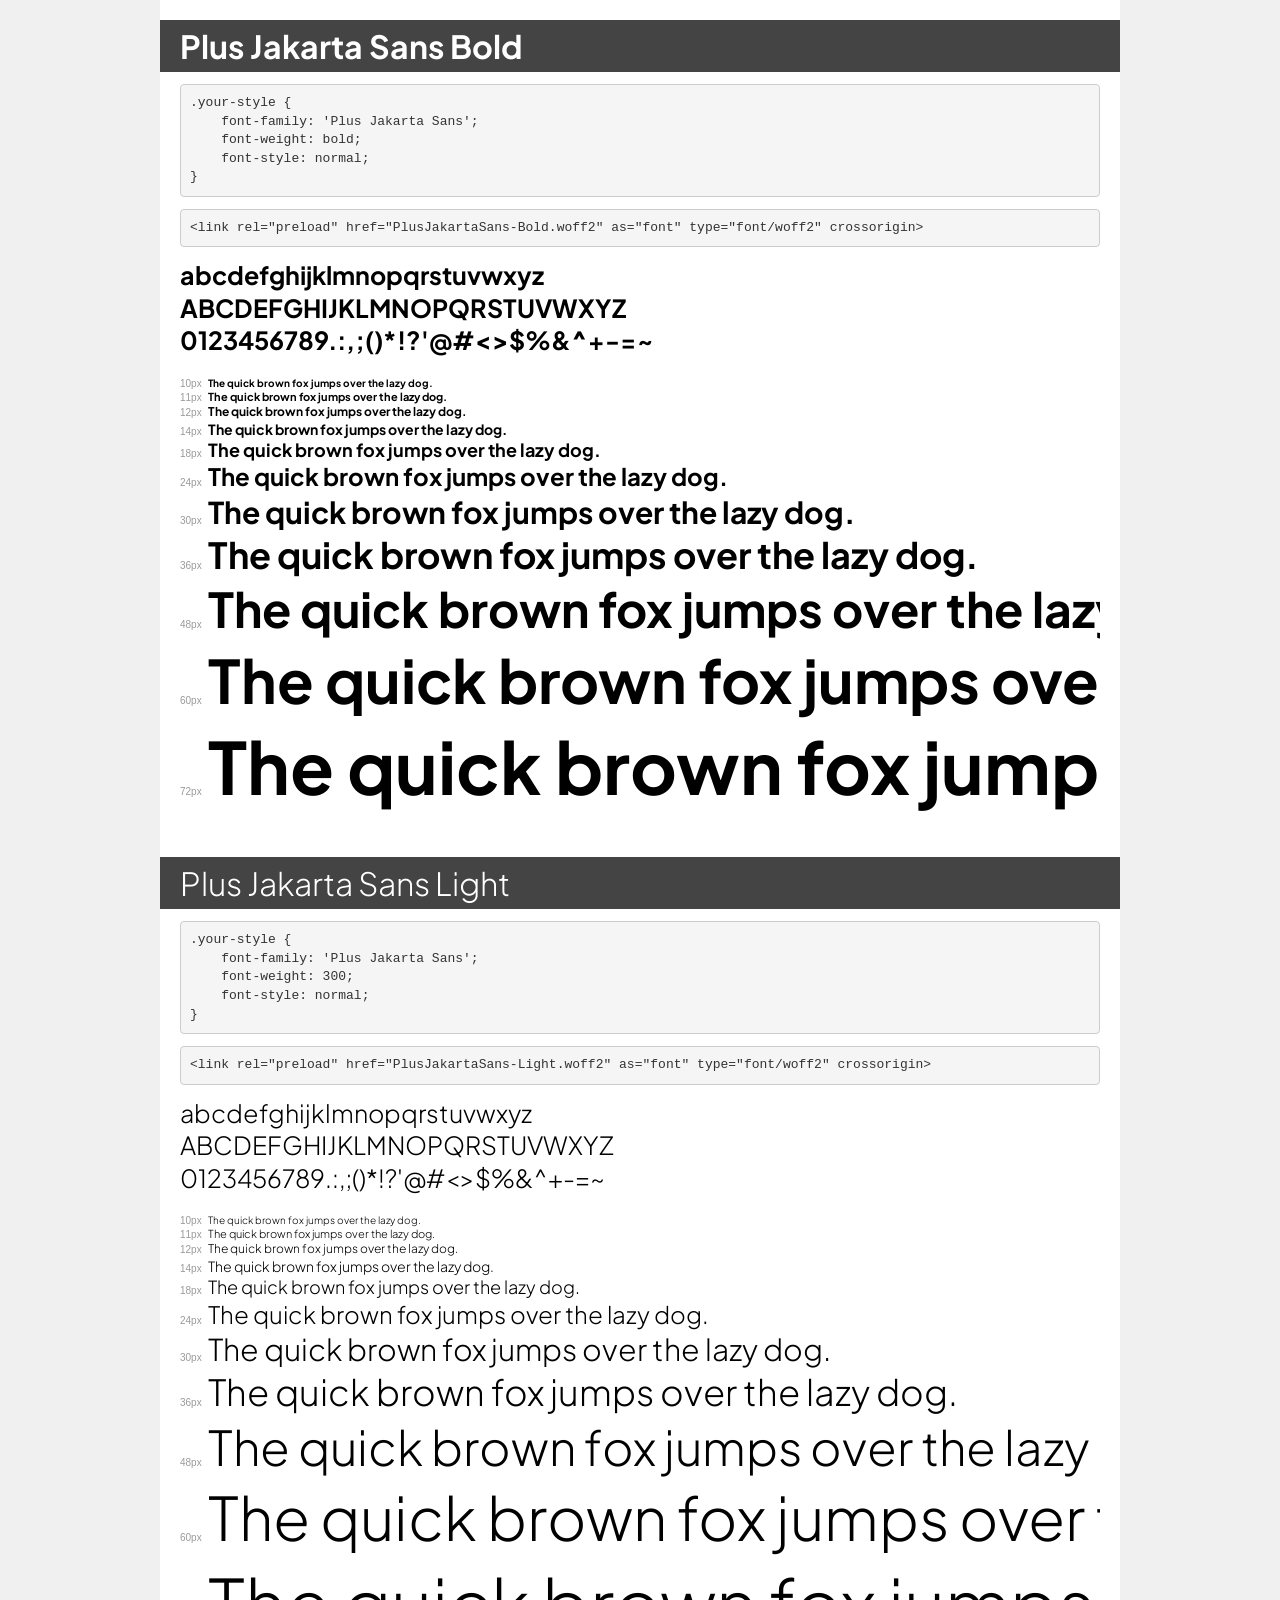
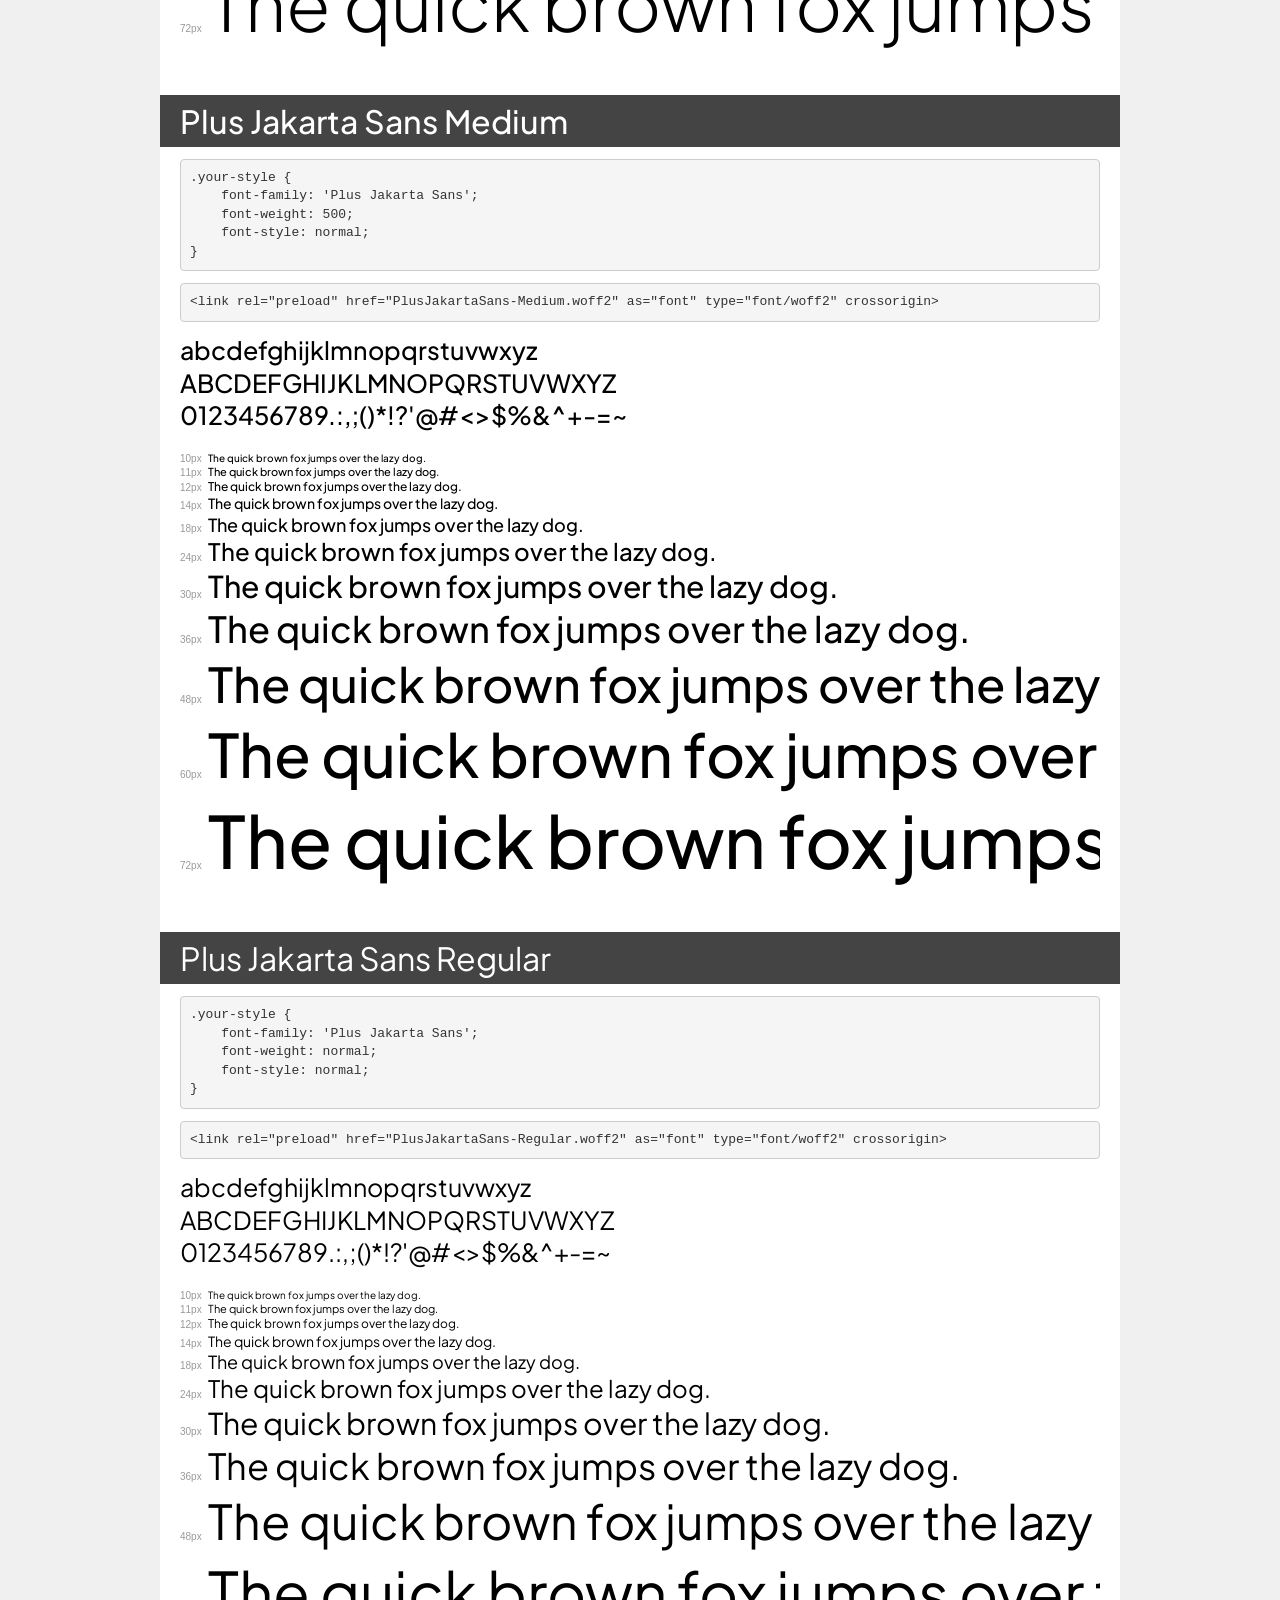
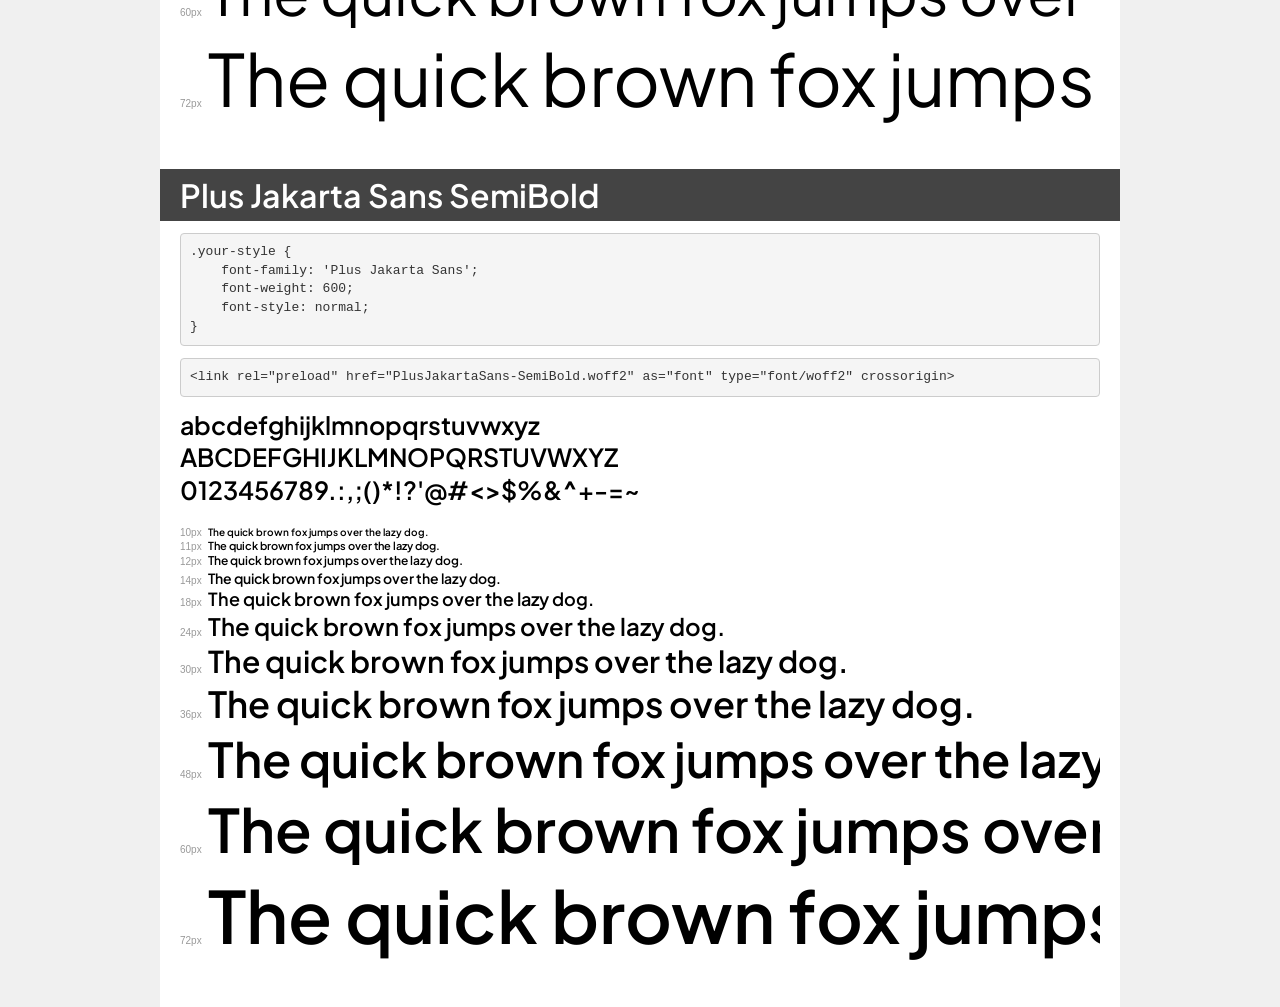
<file: fonts/demo.html>
<!DOCTYPE html>
<html lang="en">
<head>
    <meta charset="utf-8">
    <meta http-equiv="X-UA-Compatible" content="IE=edge">
    <meta name="viewport" content="width=device-width, initial-scale=1">
    <meta name="robots" content="noindex, noarchive">
    <meta name="format-detection" content="telephone=no">
    <title>Transfonter demo</title>
    <link href="stylesheet.css" rel="stylesheet">
    <style>
        /*
        http://meyerweb.com/eric/tools/css/reset/
        v2.0 | 20110126
        License: none (public domain)
        */
        html, body, div, span, applet, object, iframe,
        h1, h2, h3, h4, h5, h6, p, blockquote, pre,
        a, abbr, acronym, address, big, cite, code,
        del, dfn, em, img, ins, kbd, q, s, samp,
        small, strike, strong, sub, sup, tt, var,
        b, u, i, center,
        dl, dt, dd, ol, ul, li,
        fieldset, form, label, legend,
        table, caption, tbody, tfoot, thead, tr, th, td,
        article, aside, canvas, details, embed,
        figure, figcaption, footer, header, hgroup,
        menu, nav, output, ruby, section, summary,
        time, mark, audio, video {
            margin: 0;
            padding: 0;
            border: 0;
            font-size: 100%;
            font: inherit;
            vertical-align: baseline;
        }
        /* HTML5 display-role reset for older browsers */
        article, aside, details, figcaption, figure,
        footer, header, hgroup, menu, nav, section {
            display: block;
        }
        body {
            line-height: 1;
        }
        ol, ul {
            list-style: none;
        }
        blockquote, q {
            quotes: none;
        }
        blockquote:before, blockquote:after,
        q:before, q:after {
            content: '';
            content: none;
        }
        table {
            border-collapse: collapse;
            border-spacing: 0;
        }
        /* demo styles */
        body {
            background: #f0f0f0;
            color: #000;
        }
        .page {
            background: #fff;
            width: 920px;
            margin: 0 auto;
            padding: 20px 20px 0 20px;
            overflow: hidden;
        }
        .font-container {
            overflow-x: auto;
            overflow-y: hidden;
            margin-bottom: 40px;
            line-height: 1.3;
            white-space: nowrap;
            padding-bottom: 5px;
        }
        h1 {
            position: relative;
            background: #444;
            font-size: 32px;
            color: #fff;
            padding: 10px 20px;
            margin: 0 -20px 12px -20px;
        }
        .letters {
            font-size: 25px;
            margin-bottom: 20px;
        }
        .s10:before {
            content: '10px';
        }
        .s11:before {
            content: '11px';
        }
        .s12:before {
            content: '12px';
        }
        .s14:before {
            content: '14px';
        }
        .s18:before {
            content: '18px';
        }
        .s24:before {
            content: '24px';
        }
        .s30:before {
            content: '30px';
        }
        .s36:before {
            content: '36px';
        }
        .s48:before {
            content: '48px';
        }
        .s60:before {
            content: '60px';
        }
        .s72:before {
            content: '72px';
        }
        .s10:before, .s11:before, .s12:before, .s14:before,
        .s18:before, .s24:before, .s30:before, .s36:before,
        .s48:before, .s60:before, .s72:before {
            font-family: Arial, sans-serif;
            font-size: 10px;
            font-weight: normal;
            font-style: normal;
            color: #999;
            padding-right: 6px;
        }
        pre {
            display: block;
            padding: 9px;
            margin: 0 0 12px;
            font-family: Monaco, Menlo, Consolas, "Courier New", monospace;
            font-size: 13px;
            line-height: 1.428571429;
            color: #333;
            font-weight: normal;
            font-style: normal;
            background-color: #f5f5f5;
            border: 1px solid #ccc;
            overflow-x: auto;
            border-radius: 4px;
        }
        /* responsive */
        @media (max-width: 959px) {
            .page {
                width: auto;
                margin: 0;
            }
        }
    </style>
</head>
<body>
<div class="page">
    <div class="demo">
        <h1 style="font-family: 'Plus Jakarta Sans'; font-weight: bold; font-style: normal;">Plus Jakarta Sans Bold</h1>
        <pre title="Usage">.your-style {
    font-family: 'Plus Jakarta Sans';
    font-weight: bold;
    font-style: normal;
}</pre>
        <pre title="Preload (optional)">
&lt;link rel=&quot;preload&quot; href=&quot;PlusJakartaSans-Bold.woff2&quot; as=&quot;font&quot; type=&quot;font/woff2&quot; crossorigin&gt;</pre>
        <div class="font-container" style="font-family: 'Plus Jakarta Sans'; font-weight: bold; font-style: normal;">
            <p class="letters">
                abcdefghijklmnopqrstuvwxyz<br>
ABCDEFGHIJKLMNOPQRSTUVWXYZ<br>
                0123456789.:,;()*!?'@#&lt;&gt;$%&^+-=~
            </p>
            <p class="s10" style="font-size: 10px;">The quick brown fox jumps over the lazy dog.</p>
            <p class="s11" style="font-size: 11px;">The quick brown fox jumps over the lazy dog.</p>
            <p class="s12" style="font-size: 12px;">The quick brown fox jumps over the lazy dog.</p>
            <p class="s14" style="font-size: 14px;">The quick brown fox jumps over the lazy dog.</p>
            <p class="s18" style="font-size: 18px;">The quick brown fox jumps over the lazy dog.</p>
            <p class="s24" style="font-size: 24px;">The quick brown fox jumps over the lazy dog.</p>
            <p class="s30" style="font-size: 30px;">The quick brown fox jumps over the lazy dog.</p>
            <p class="s36" style="font-size: 36px;">The quick brown fox jumps over the lazy dog.</p>
            <p class="s48" style="font-size: 48px;">The quick brown fox jumps over the lazy dog.</p>
            <p class="s60" style="font-size: 60px;">The quick brown fox jumps over the lazy dog.</p>
            <p class="s72" style="font-size: 72px;">The quick brown fox jumps over the lazy dog.</p>
        </div>
    </div>

    <div class="demo">
        <h1 style="font-family: 'Plus Jakarta Sans'; font-weight: 300; font-style: normal;">Plus Jakarta Sans Light</h1>
        <pre title="Usage">.your-style {
    font-family: 'Plus Jakarta Sans';
    font-weight: 300;
    font-style: normal;
}</pre>
        <pre title="Preload (optional)">
&lt;link rel=&quot;preload&quot; href=&quot;PlusJakartaSans-Light.woff2&quot; as=&quot;font&quot; type=&quot;font/woff2&quot; crossorigin&gt;</pre>
        <div class="font-container" style="font-family: 'Plus Jakarta Sans'; font-weight: 300; font-style: normal;">
            <p class="letters">
                abcdefghijklmnopqrstuvwxyz<br>
ABCDEFGHIJKLMNOPQRSTUVWXYZ<br>
                0123456789.:,;()*!?'@#&lt;&gt;$%&^+-=~
            </p>
            <p class="s10" style="font-size: 10px;">The quick brown fox jumps over the lazy dog.</p>
            <p class="s11" style="font-size: 11px;">The quick brown fox jumps over the lazy dog.</p>
            <p class="s12" style="font-size: 12px;">The quick brown fox jumps over the lazy dog.</p>
            <p class="s14" style="font-size: 14px;">The quick brown fox jumps over the lazy dog.</p>
            <p class="s18" style="font-size: 18px;">The quick brown fox jumps over the lazy dog.</p>
            <p class="s24" style="font-size: 24px;">The quick brown fox jumps over the lazy dog.</p>
            <p class="s30" style="font-size: 30px;">The quick brown fox jumps over the lazy dog.</p>
            <p class="s36" style="font-size: 36px;">The quick brown fox jumps over the lazy dog.</p>
            <p class="s48" style="font-size: 48px;">The quick brown fox jumps over the lazy dog.</p>
            <p class="s60" style="font-size: 60px;">The quick brown fox jumps over the lazy dog.</p>
            <p class="s72" style="font-size: 72px;">The quick brown fox jumps over the lazy dog.</p>
        </div>
    </div>

    <div class="demo">
        <h1 style="font-family: 'Plus Jakarta Sans'; font-weight: 500; font-style: normal;">Plus Jakarta Sans Medium</h1>
        <pre title="Usage">.your-style {
    font-family: 'Plus Jakarta Sans';
    font-weight: 500;
    font-style: normal;
}</pre>
        <pre title="Preload (optional)">
&lt;link rel=&quot;preload&quot; href=&quot;PlusJakartaSans-Medium.woff2&quot; as=&quot;font&quot; type=&quot;font/woff2&quot; crossorigin&gt;</pre>
        <div class="font-container" style="font-family: 'Plus Jakarta Sans'; font-weight: 500; font-style: normal;">
            <p class="letters">
                abcdefghijklmnopqrstuvwxyz<br>
ABCDEFGHIJKLMNOPQRSTUVWXYZ<br>
                0123456789.:,;()*!?'@#&lt;&gt;$%&^+-=~
            </p>
            <p class="s10" style="font-size: 10px;">The quick brown fox jumps over the lazy dog.</p>
            <p class="s11" style="font-size: 11px;">The quick brown fox jumps over the lazy dog.</p>
            <p class="s12" style="font-size: 12px;">The quick brown fox jumps over the lazy dog.</p>
            <p class="s14" style="font-size: 14px;">The quick brown fox jumps over the lazy dog.</p>
            <p class="s18" style="font-size: 18px;">The quick brown fox jumps over the lazy dog.</p>
            <p class="s24" style="font-size: 24px;">The quick brown fox jumps over the lazy dog.</p>
            <p class="s30" style="font-size: 30px;">The quick brown fox jumps over the lazy dog.</p>
            <p class="s36" style="font-size: 36px;">The quick brown fox jumps over the lazy dog.</p>
            <p class="s48" style="font-size: 48px;">The quick brown fox jumps over the lazy dog.</p>
            <p class="s60" style="font-size: 60px;">The quick brown fox jumps over the lazy dog.</p>
            <p class="s72" style="font-size: 72px;">The quick brown fox jumps over the lazy dog.</p>
        </div>
    </div>

    <div class="demo">
        <h1 style="font-family: 'Plus Jakarta Sans'; font-weight: normal; font-style: normal;">Plus Jakarta Sans Regular</h1>
        <pre title="Usage">.your-style {
    font-family: 'Plus Jakarta Sans';
    font-weight: normal;
    font-style: normal;
}</pre>
        <pre title="Preload (optional)">
&lt;link rel=&quot;preload&quot; href=&quot;PlusJakartaSans-Regular.woff2&quot; as=&quot;font&quot; type=&quot;font/woff2&quot; crossorigin&gt;</pre>
        <div class="font-container" style="font-family: 'Plus Jakarta Sans'; font-weight: normal; font-style: normal;">
            <p class="letters">
                abcdefghijklmnopqrstuvwxyz<br>
ABCDEFGHIJKLMNOPQRSTUVWXYZ<br>
                0123456789.:,;()*!?'@#&lt;&gt;$%&^+-=~
            </p>
            <p class="s10" style="font-size: 10px;">The quick brown fox jumps over the lazy dog.</p>
            <p class="s11" style="font-size: 11px;">The quick brown fox jumps over the lazy dog.</p>
            <p class="s12" style="font-size: 12px;">The quick brown fox jumps over the lazy dog.</p>
            <p class="s14" style="font-size: 14px;">The quick brown fox jumps over the lazy dog.</p>
            <p class="s18" style="font-size: 18px;">The quick brown fox jumps over the lazy dog.</p>
            <p class="s24" style="font-size: 24px;">The quick brown fox jumps over the lazy dog.</p>
            <p class="s30" style="font-size: 30px;">The quick brown fox jumps over the lazy dog.</p>
            <p class="s36" style="font-size: 36px;">The quick brown fox jumps over the lazy dog.</p>
            <p class="s48" style="font-size: 48px;">The quick brown fox jumps over the lazy dog.</p>
            <p class="s60" style="font-size: 60px;">The quick brown fox jumps over the lazy dog.</p>
            <p class="s72" style="font-size: 72px;">The quick brown fox jumps over the lazy dog.</p>
        </div>
    </div>

    <div class="demo">
        <h1 style="font-family: 'Plus Jakarta Sans'; font-weight: 600; font-style: normal;">Plus Jakarta Sans SemiBold</h1>
        <pre title="Usage">.your-style {
    font-family: 'Plus Jakarta Sans';
    font-weight: 600;
    font-style: normal;
}</pre>
        <pre title="Preload (optional)">
&lt;link rel=&quot;preload&quot; href=&quot;PlusJakartaSans-SemiBold.woff2&quot; as=&quot;font&quot; type=&quot;font/woff2&quot; crossorigin&gt;</pre>
        <div class="font-container" style="font-family: 'Plus Jakarta Sans'; font-weight: 600; font-style: normal;">
            <p class="letters">
                abcdefghijklmnopqrstuvwxyz<br>
ABCDEFGHIJKLMNOPQRSTUVWXYZ<br>
                0123456789.:,;()*!?'@#&lt;&gt;$%&^+-=~
            </p>
            <p class="s10" style="font-size: 10px;">The quick brown fox jumps over the lazy dog.</p>
            <p class="s11" style="font-size: 11px;">The quick brown fox jumps over the lazy dog.</p>
            <p class="s12" style="font-size: 12px;">The quick brown fox jumps over the lazy dog.</p>
            <p class="s14" style="font-size: 14px;">The quick brown fox jumps over the lazy dog.</p>
            <p class="s18" style="font-size: 18px;">The quick brown fox jumps over the lazy dog.</p>
            <p class="s24" style="font-size: 24px;">The quick brown fox jumps over the lazy dog.</p>
            <p class="s30" style="font-size: 30px;">The quick brown fox jumps over the lazy dog.</p>
            <p class="s36" style="font-size: 36px;">The quick brown fox jumps over the lazy dog.</p>
            <p class="s48" style="font-size: 48px;">The quick brown fox jumps over the lazy dog.</p>
            <p class="s60" style="font-size: 60px;">The quick brown fox jumps over the lazy dog.</p>
            <p class="s72" style="font-size: 72px;">The quick brown fox jumps over the lazy dog.</p>
        </div>
    </div>

</div>
</body>
</html>
</file>
<file: fonts/stylesheet.css>
@font-face {
  font-family: "Plus Jakarta Sans";
  src:
    url("PlusJakartaSans-Bold.woff2") format("woff2"),
    url("PlusJakartaSans-Bold.woff") format("woff");
  font-weight: bold;
  font-style: normal;
  font-display: swap;
}

@font-face {
  font-family: "Plus Jakarta Sans";
  src:
    url("PlusJakartaSans-Light.woff2") format("woff2"),
    url("PlusJakartaSans-Light.woff") format("woff");
  font-weight: 300;
  font-style: normal;
  font-display: swap;
}

@font-face {
  font-family: "Plus Jakarta Sans";
  src:
    url("PlusJakartaSans-Medium.woff2") format("woff2"),
    url("PlusJakartaSans-Medium.woff") format("woff");
  font-weight: 500;
  font-style: normal;
  font-display: swap;
}

@font-face {
  font-family: "Plus Jakarta Sans";
  src:
    url("PlusJakartaSans-Regular.woff2") format("woff2"),
    url("PlusJakartaSans-Regular.woff") format("woff");
  font-weight: normal;
  font-style: normal;
  font-display: swap;
}

@font-face {
  font-family: "Plus Jakarta Sans";
  src:
    url("PlusJakartaSans-SemiBold.woff2") format("woff2"),
    url("PlusJakartaSans-SemiBold.woff") format("woff");
  font-weight: 600;
  font-style: normal;
  font-display: swap;
}
</file>
